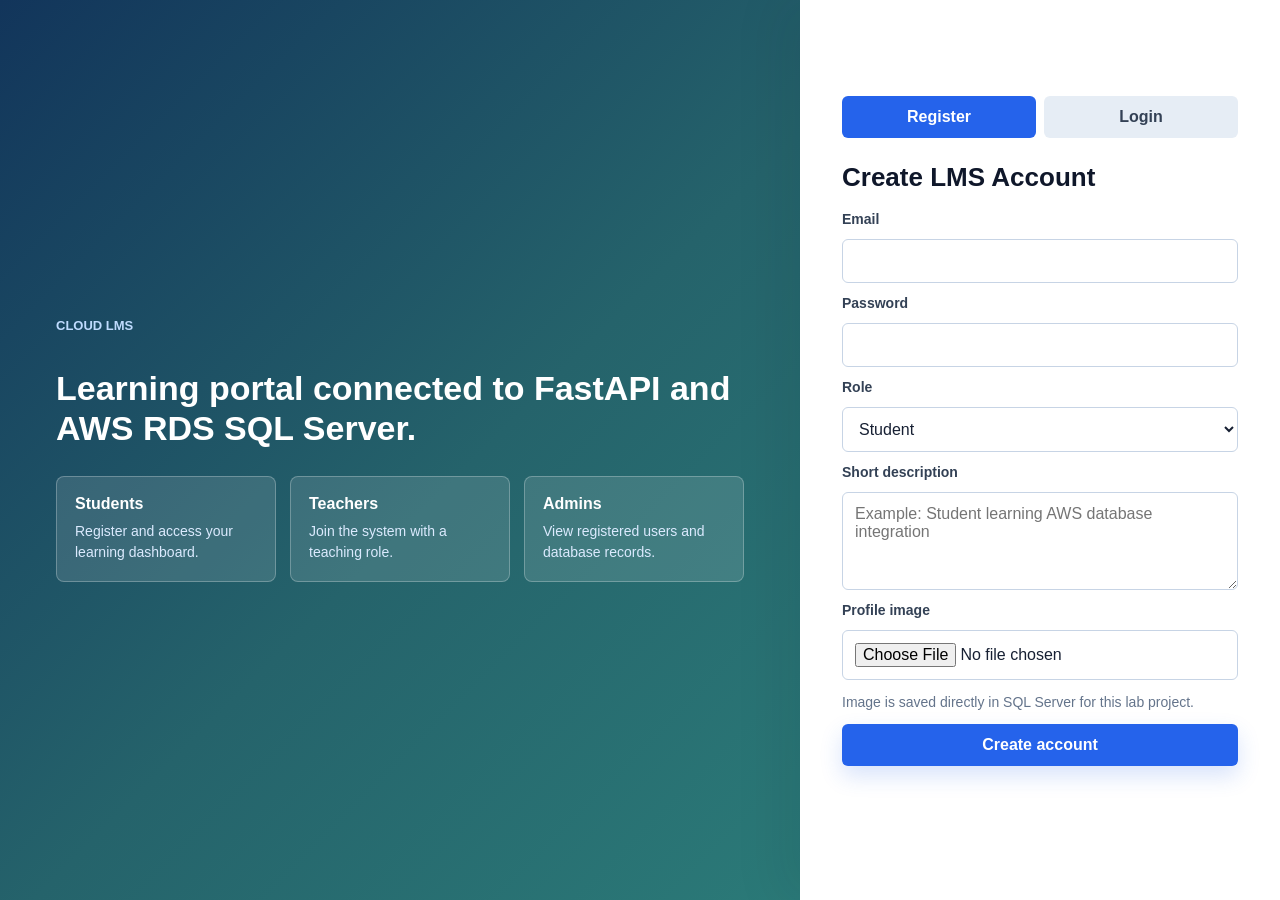
<file: frontend/index.html>
<!DOCTYPE html>
<html lang="en">
<head>
  <meta charset="UTF-8">
  <meta name="viewport" content="width=device-width, initial-scale=1.0">
  <title>LMS Portal Access</title>
  <link rel="stylesheet" href="style.css">
</head>
<body>
  <main class="split-shell">
    <section class="brand-panel">
      <p class="eyebrow">Cloud LMS</p>
      <h1>Learning portal connected to FastAPI and AWS RDS SQL Server.</h1>
      <div class="feature-grid">
        <div>
          <strong>Students</strong>
          <span>Register and access your learning dashboard.</span>
        </div>
        <div>
          <strong>Teachers</strong>
          <span>Join the system with a teaching role.</span>
        </div>
        <div>
          <strong>Admins</strong>
          <span>View registered users and database records.</span>
        </div>
      </div>
    </section>

    <section class="auth-card">
      <div class="tabs" role="tablist" aria-label="Authentication tabs">
        <button class="tab-button active" id="signupTab" type="button">Register</button>
        <button class="tab-button" id="loginTab" type="button">Login</button>
      </div>

      <form id="signupForm" class="auth-form">
        <h2>Create LMS Account</h2>

        <label for="signupEmail">Email</label>
        <input id="signupEmail" name="email" type="email" autocomplete="email" required>

        <label for="signupPassword">Password</label>
        <input id="signupPassword" name="password" type="password" autocomplete="new-password" minlength="8" required>

        <label for="signupRole">Role</label>
        <select id="signupRole" name="role" required>
          <option value="student">Student</option>
          <option value="teacher">Teacher</option>
          <option value="admin">Admin</option>
        </select>

        <label for="signupDescription">Short description</label>
        <textarea id="signupDescription" name="description" rows="4" maxlength="1000" placeholder="Example: Student learning AWS database integration"></textarea>

        <label for="profileImage">Profile image</label>
        <input id="profileImage" name="profile_image" type="file" accept="image/*">
        <p class="hint">Image is saved directly in SQL Server for this lab project.</p>

        <button id="signupButton" type="submit">Create account</button>
        <p id="signupMessage" class="message" aria-live="polite"></p>
      </form>

      <form id="loginForm" class="auth-form hidden">
        <h2>Login to LMS</h2>

        <label for="loginEmail">Email</label>
        <input id="loginEmail" name="email" type="email" autocomplete="email" required>

        <label for="loginPassword">Password</label>
        <input id="loginPassword" name="password" type="password" autocomplete="current-password" required>

        <button id="loginButton" type="submit">Login</button>
        <p id="loginMessage" class="message" aria-live="polite"></p>
      </form>
    </section>
  </main>

  <div id="loadingOverlay" class="loading-overlay hidden" aria-live="polite" aria-busy="true">
    <div class="loading-card">
      <div class="spinner" aria-hidden="true"></div>
      <strong id="loadingTitle">Logging in</strong>
      <span id="loadingText">Checking your email and password...</span>
    </div>
  </div>

  <script>
    const API_BASE_URL = "http://localhost:8000/api";

    const signupTab = document.getElementById("signupTab");
    const loginTab = document.getElementById("loginTab");
    const signupForm = document.getElementById("signupForm");
    const loginForm = document.getElementById("loginForm");
    const signupMessage = document.getElementById("signupMessage");
    const loginMessage = document.getElementById("loginMessage");
    const signupButton = document.getElementById("signupButton");
    const loginButton = document.getElementById("loginButton");
    const loadingOverlay = document.getElementById("loadingOverlay");
    const loadingTitle = document.getElementById("loadingTitle");
    const loadingText = document.getElementById("loadingText");

    function showMessage(element, text, type) {
      element.textContent = text;
      element.className = `message ${type}`;
    }

    function switchTab(activeTab) {
      const showSignup = activeTab === "signup";
      signupTab.classList.toggle("active", showSignup);
      loginTab.classList.toggle("active", !showSignup);
      signupForm.classList.toggle("hidden", !showSignup);
      loginForm.classList.toggle("hidden", showSignup);
      signupMessage.textContent = "";
      loginMessage.textContent = "";
    }

    function setLoading(show, title = "Logging in", text = "Checking your email and password...") {
      loadingTitle.textContent = title;
      loadingText.textContent = text;
      loadingOverlay.classList.toggle("hidden", !show);
    }

    function setButtonLoading(button, loading, loadingTextValue, normalText) {
      button.disabled = loading;
      button.textContent = loading ? loadingTextValue : normalText;
    }

    async function postJson(path, body) {
      const response = await fetch(`${API_BASE_URL}${path}`, {
        method: "POST",
        headers: { "Content-Type": "application/json" },
        body: JSON.stringify(body)
      });
      const data = await response.json().catch(() => ({}));
      if (!response.ok) throw new Error(data.detail || "Request failed.");
      return data;
    }

    async function postForm(path, formData) {
      const response = await fetch(`${API_BASE_URL}${path}`, {
        method: "POST",
        body: formData
      });
      const data = await response.json().catch(() => ({}));
      if (!response.ok) throw new Error(data.detail || "Request failed.");
      return data;
    }

    function saveSession(data) {
      localStorage.setItem("token", data.token);
      localStorage.setItem("is_admin", String(Boolean(data.user.is_admin)));
      localStorage.setItem("email", data.user.email);
      localStorage.setItem("role", data.user.role || "student");
    }

    signupTab.addEventListener("click", () => switchTab("signup"));
    loginTab.addEventListener("click", () => switchTab("login"));

    signupForm.addEventListener("submit", async (event) => {
      event.preventDefault();
      const formData = new FormData(signupForm);

      try {
        setButtonLoading(signupButton, true, "Creating account...", "Create account");
        const data = await postForm("/signup", formData);
        showMessage(signupMessage, `${data.message} You can login now.`, "success");
        signupForm.reset();
        switchTab("login");
      } catch (error) {
        showMessage(signupMessage, error.message, "error");
      } finally {
        setButtonLoading(signupButton, false, "Creating account...", "Create account");
      }
    });

    loginForm.addEventListener("submit", async (event) => {
      event.preventDefault();
      const email = document.getElementById("loginEmail").value;
      const password = document.getElementById("loginPassword").value;

      try {
        showMessage(loginMessage, "Checking credentials...", "info");
        setButtonLoading(loginButton, true, "Logging in...", "Login");
        setLoading(true, "Logging in", "Checking your email and password...");
        const data = await postJson("/login", { email, password });
        saveSession(data);
        setLoading(true, "Login successful", "Opening your LMS dashboard...");
        showMessage(loginMessage, "Login successful. Redirecting...", "success");
        const destination = data.user.is_admin ? "admin.html" : "welcome.html";
        setTimeout(() => {
          window.location.href = destination;
        }, 450);
      } catch (error) {
        setLoading(false);
        showMessage(loginMessage, error.message, "error");
        setButtonLoading(loginButton, false, "Logging in...", "Login");
      }
    });
  </script>
</body>
</html>
</file>
<file: frontend/style.css>
* {
  box-sizing: border-box;
}

body {
  margin: 0;
  min-height: 100vh;
  color: #172033;
  background: #edf3f8;
  font-family: Arial, Helvetica, sans-serif;
}

button,
input,
select,
textarea {
  font: inherit;
}

button {
  border: 0;
  border-radius: 6px;
  background: #2563eb;
  color: #ffffff;
  cursor: pointer;
  font-weight: 700;
  padding: 12px 16px;
  box-shadow: 0 10px 22px rgba(37, 99, 235, 0.18);
  transform: translateY(0);
  transition: background 160ms ease, box-shadow 160ms ease, transform 160ms ease;
}

button:hover {
  background: #1d4ed8;
  box-shadow: 0 14px 26px rgba(37, 99, 235, 0.25);
  transform: translateY(-1px);
}

button:active {
  box-shadow: 0 8px 16px rgba(37, 99, 235, 0.16);
  transform: translateY(0);
}

button:disabled {
  background: #93a4bd;
  box-shadow: none;
  cursor: wait;
  transform: none;
}

input,
select,
textarea {
  width: 100%;
  border: 1px solid #c7d4e5;
  border-radius: 6px;
  background: #ffffff;
  color: #172033;
  padding: 12px;
  transition: border-color 160ms ease, box-shadow 160ms ease, transform 160ms ease;
}

input:focus,
select:focus,
textarea:focus {
  border-color: #2563eb;
  box-shadow: 0 0 0 3px rgba(37, 99, 235, 0.14);
  outline: none;
  transform: translateY(-1px);
}

textarea {
  min-height: 96px;
  resize: vertical;
}

label {
  color: #334155;
  font-size: 14px;
  font-weight: 700;
}

h1,
h2 {
  margin: 0;
  color: #0f172a;
}

h1 {
  font-size: 34px;
  line-height: 1.15;
}

h2 {
  font-size: 26px;
}

.split-shell {
  min-height: 100vh;
  display: grid;
  grid-template-columns: minmax(320px, 1.1fr) minmax(360px, 480px);
}

.brand-panel {
  display: flex;
  flex-direction: column;
  justify-content: center;
  gap: 28px;
  min-height: 100vh;
  padding: 56px;
  color: #ffffff;
  background: linear-gradient(135deg, #12355b 0%, #25636b 55%, #2b7a78 100%);
}

.brand-panel h1 {
  max-width: 720px;
  color: #ffffff;
}

.feature-grid {
  display: grid;
  grid-template-columns: repeat(3, minmax(0, 1fr));
  gap: 14px;
}

.feature-grid div {
  border: 1px solid rgba(255, 255, 255, 0.26);
  border-radius: 8px;
  background: rgba(255, 255, 255, 0.12);
  padding: 18px;
  transition: background 160ms ease, transform 160ms ease;
}

.feature-grid div:hover {
  background: rgba(255, 255, 255, 0.18);
  transform: translateY(-2px);
}

.feature-grid strong,
.feature-grid span {
  display: block;
}

.feature-grid span {
  margin-top: 8px;
  color: #dbeafe;
  font-size: 14px;
  line-height: 1.5;
}

.auth-card {
  display: flex;
  flex-direction: column;
  justify-content: center;
  padding: 42px;
  background: #ffffff;
  box-shadow: -18px 0 48px rgba(15, 23, 42, 0.08);
}

.tabs {
  display: grid;
  grid-template-columns: 1fr 1fr;
  gap: 8px;
  margin-bottom: 24px;
}

.tab-button {
  background: #e6edf5;
  color: #334155;
  box-shadow: none;
}

.tab-button:hover {
  background: #d7e2ee;
}

.tab-button.active {
  background: #2563eb;
  color: #ffffff;
}

.auth-form {
  display: grid;
  gap: 12px;
}

.auth-form h2 {
  margin-bottom: 6px;
}

.hint,
.muted {
  margin: 0;
  color: #64748b;
  font-size: 14px;
  line-height: 1.45;
}

.hidden {
  display: none;
}

.message {
  min-height: 22px;
  margin: 4px 0 0;
  font-size: 14px;
}

.message.success {
  color: #047857;
}

.message.error {
  color: #b91c1c;
}

.message.info {
  color: #2563eb;
}

.loading-overlay {
  position: fixed;
  inset: 0;
  z-index: 50;
  display: flex;
  align-items: center;
  justify-content: center;
  padding: 24px;
  background: rgba(15, 23, 42, 0.38);
  backdrop-filter: blur(4px);
}

.loading-overlay.hidden {
  display: none;
}

.loading-card {
  width: min(100%, 340px);
  display: grid;
  justify-items: center;
  gap: 12px;
  border: 1px solid #d7e2ee;
  border-radius: 8px;
  background: #ffffff;
  box-shadow: 0 24px 70px rgba(15, 23, 42, 0.24);
  padding: 28px;
  text-align: center;
}

.loading-card strong {
  color: #0f172a;
  font-size: 22px;
}

.loading-card span {
  color: #64748b;
  line-height: 1.45;
}

.spinner {
  width: 44px;
  height: 44px;
  border: 4px solid #dbeafe;
  border-top-color: #2563eb;
  border-radius: 50%;
  animation: spin 800ms linear infinite;
}

@keyframes spin {
  to {
    transform: rotate(360deg);
  }
}

.dashboard-shell {
  min-height: 100vh;
  display: grid;
  grid-template-columns: 260px 1fr;
}

.sidebar {
  display: flex;
  flex-direction: column;
  gap: 24px;
  min-height: 100vh;
  padding: 28px;
  background: #102033;
  color: #ffffff;
}

.sidebar h1 {
  color: #ffffff;
  font-size: 28px;
}

.sidebar nav {
  display: grid;
  gap: 8px;
}

.sidebar a {
  border-radius: 6px;
  color: #dbeafe;
  padding: 12px;
  text-decoration: none;
}

.sidebar a.active,
.sidebar a:hover {
  background: rgba(255, 255, 255, 0.13);
  color: #ffffff;
}

.sidebar button {
  margin-top: auto;
}

.content-panel {
  padding: 32px;
}

.panel-header {
  display: flex;
  align-items: center;
  justify-content: space-between;
  gap: 18px;
  margin-bottom: 20px;
}

.button-row {
  display: flex;
  flex-wrap: wrap;
  gap: 10px;
}

.eyebrow {
  margin: 0 0 8px;
  color: #5f6f85;
  font-size: 13px;
  font-weight: 700;
  letter-spacing: 0;
  text-transform: uppercase;
}

.brand-panel .eyebrow,
.sidebar .eyebrow {
  color: #bfdbfe;
}

.secondary-button {
  background: #475569;
  box-shadow: 0 10px 22px rgba(71, 85, 105, 0.16);
}

.secondary-button:hover {
  background: #334155;
  box-shadow: 0 14px 26px rgba(71, 85, 105, 0.22);
}

.stat-grid,
.course-grid {
  display: grid;
  grid-template-columns: repeat(4, minmax(0, 1fr));
  gap: 14px;
  margin-bottom: 22px;
}

.course-grid {
  grid-template-columns: repeat(3, minmax(0, 1fr));
}

.stat-grid article,
.course-grid article,
.profile-hero,
.table-wrap,
.form-panel,
.record-card,
.empty-state {
  border: 1px solid #d7e2ee;
  border-radius: 8px;
  background: #ffffff;
  box-shadow: 0 14px 38px rgba(15, 23, 42, 0.06);
}

.stat-grid article,
.course-grid article {
  padding: 18px;
  transition: box-shadow 160ms ease, transform 160ms ease;
}

.stat-grid article:hover,
.course-grid article:hover,
.record-card:hover {
  box-shadow: 0 18px 44px rgba(15, 23, 42, 0.1);
  transform: translateY(-2px);
}

.stat-grid span,
.course-grid span {
  display: block;
  color: #64748b;
  font-size: 13px;
  font-weight: 700;
  text-transform: uppercase;
}

.stat-grid strong,
.course-grid strong {
  display: block;
  margin-top: 8px;
  color: #0f172a;
  font-size: 28px;
}

.course-grid strong {
  font-size: 20px;
}

.course-grid p {
  margin: 10px 0 0;
  color: #64748b;
  font-size: 14px;
  line-height: 1.5;
}

.form-panel {
  margin-bottom: 22px;
  padding: 22px;
}

.admin-form {
  display: grid;
  gap: 12px;
}

.record-grid {
  display: grid;
  grid-template-columns: repeat(3, minmax(0, 1fr));
  gap: 14px;
  margin-bottom: 22px;
}

.record-card,
.empty-state {
  padding: 18px;
}

.record-card {
  transition: box-shadow 160ms ease, transform 160ms ease;
}

.record-card span {
  display: block;
  color: #64748b;
  font-size: 13px;
  font-weight: 700;
  text-transform: uppercase;
}

.record-card h3 {
  margin: 8px 0;
  color: #0f172a;
  font-size: 20px;
}

.record-card p,
.empty-state {
  color: #64748b;
  line-height: 1.5;
}

.record-card small {
  display: block;
  margin-bottom: 14px;
  color: #334155;
}

.profile-hero {
  display: flex;
  align-items: center;
  gap: 20px;
  margin-bottom: 20px;
  padding: 24px;
}

.profile-image,
.avatar,
.avatar-fallback {
  width: 52px;
  height: 52px;
  display: inline-flex;
  align-items: center;
  justify-content: center;
  overflow: hidden;
  border-radius: 50%;
  background: #dbeafe;
  color: #1d4ed8;
  font-weight: 800;
}

.profile-image {
  width: 88px;
  height: 88px;
  font-size: 34px;
}

.profile-image img,
.avatar {
  object-fit: cover;
}

.profile-image img {
  width: 100%;
  height: 100%;
}

.table-wrap {
  overflow-x: auto;
}

table {
  width: 100%;
  border-collapse: collapse;
}

th,
td {
  border-bottom: 1px solid #e2e8f0;
  padding: 14px;
  text-align: left;
  vertical-align: middle;
}

th {
  background: #f8fafc;
  color: #334155;
  font-size: 14px;
}

td {
  color: #1f2937;
}

.role-pill {
  display: inline-flex;
  align-items: center;
  min-width: 82px;
  justify-content: center;
  border-radius: 999px;
  padding: 7px 10px;
  background: #e0f2fe;
  color: #075985;
  font-size: 13px;
  font-weight: 700;
}

.role-pill.teacher {
  background: #dcfce7;
  color: #166534;
}

.role-pill.admin {
  background: #fee2e2;
  color: #991b1b;
}

@media (max-width: 900px) {
  .split-shell,
  .dashboard-shell {
    grid-template-columns: 1fr;
  }

  .brand-panel,
  .sidebar {
    min-height: auto;
  }

  .feature-grid,
  .stat-grid,
  .course-grid,
  .record-grid {
    grid-template-columns: 1fr;
  }

  .sidebar {
    gap: 16px;
  }
}

@media (max-width: 560px) {
  .brand-panel,
  .auth-card,
  .content-panel,
  .sidebar {
    padding: 22px;
  }

  .panel-header,
  .profile-hero {
    align-items: stretch;
    flex-direction: column;
  }

  h1 {
    font-size: 28px;
  }

  h2 {
    font-size: 22px;
  }
}
</file>
